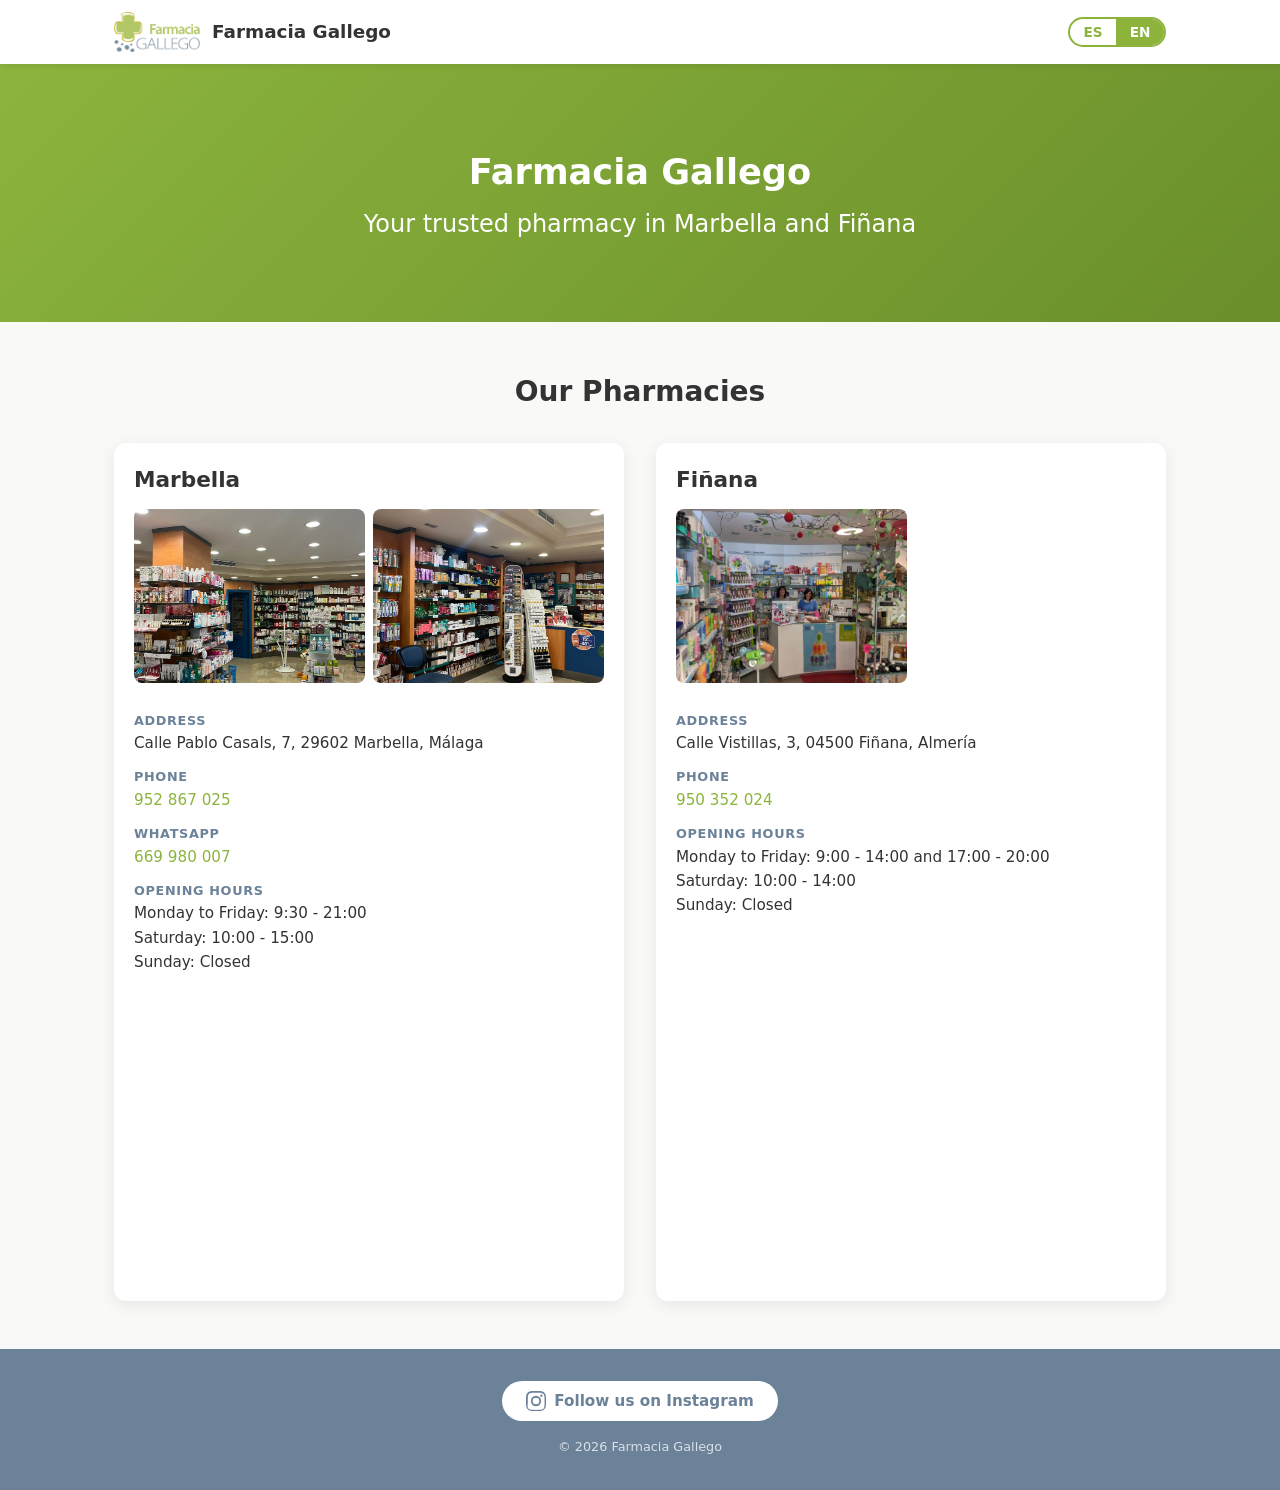
<file: index.html>
<!DOCTYPE html>
<html lang="es">
<head>
  <meta charset="UTF-8">
  <meta name="viewport" content="width=device-width, initial-scale=1.0">
  <title>Farmacia Gallego</title>

  <!-- Favicons -->
  <link rel="icon" type="image/png" sizes="32x32" href="images/logo-32x32.png">
  <link rel="icon" type="image/png" sizes="192x192" href="images/logo-192x192.png">

  <!-- Stylesheet -->
  <link rel="stylesheet" href="styles.css">

  <!-- SEO / OpenGraph -->
  <meta name="description" content="Farmacia Gallego - Tu farmacia de confianza en Marbella y Fiñana">
  <meta property="og:title" content="Farmacia Gallego">
  <meta property="og:description" content="Tu farmacia de confianza en Marbella y Fiñana">
  <meta property="og:image" content="https://farmaciagallego.es/images/logo.png">
  <meta property="og:image:width" content="400">
  <meta property="og:image:height" content="186">
  <meta property="og:type" content="website">
  <meta property="og:url" content="https://farmaciagallego.es/">
  <meta name="twitter:card" content="summary">
  <meta name="twitter:title" content="Farmacia Gallego">
  <meta name="twitter:description" content="Tu farmacia de confianza en Marbella y Fiñana">
  <meta name="twitter:image" content="https://farmaciagallego.es/images/logo.png">

  <!-- JSON-LD Structured Data -->
  <script type="application/ld+json">
  [
    {
      "@context": "https://schema.org",
      "@type": "Pharmacy",
      "name": "Farmacia Gallego Marbella",
      "address": {
        "@type": "PostalAddress",
        "streetAddress": "Calle Pablo Casals, 7",
        "addressLocality": "Marbella",
        "addressRegion": "Málaga",
        "postalCode": "29602",
        "addressCountry": "ES"
      },
      "telephone": "+34952867025",
      "url": "https://farmaciagallego.es",
      "sameAs": ["https://instagram.com/farmaciagallego"],
      "openingHoursSpecification": [
        {"@type": "OpeningHoursSpecification", "dayOfWeek": ["Monday","Tuesday","Wednesday","Thursday","Friday"], "opens": "09:30", "closes": "21:00"},
        {"@type": "OpeningHoursSpecification", "dayOfWeek": "Saturday", "opens": "10:00", "closes": "15:00"}
      ]
    },
    {
      "@context": "https://schema.org",
      "@type": "Pharmacy",
      "name": "Farmacia Gallego Fiñana",
      "address": {
        "@type": "PostalAddress",
        "streetAddress": "Calle Vistillas, 3",
        "addressLocality": "Fiñana",
        "addressRegion": "Almería",
        "postalCode": "04500",
        "addressCountry": "ES"
      },
      "telephone": "+34950352024",
      "url": "https://farmaciagallego.es",
      "openingHoursSpecification": [
        {"@type": "OpeningHoursSpecification", "dayOfWeek": ["Monday","Tuesday","Wednesday","Thursday","Friday"], "opens": "09:00", "closes": "14:00"},
        {"@type": "OpeningHoursSpecification", "dayOfWeek": ["Monday","Tuesday","Wednesday","Thursday","Friday"], "opens": "17:00", "closes": "20:00"},
        {"@type": "OpeningHoursSpecification", "dayOfWeek": "Saturday", "opens": "10:00", "closes": "14:00"}
      ]
    }
  ]
  </script>
</head>
<body>

  <!-- ===== HEADER / NAV ===== -->
  <header>
    <nav class="navbar">
      <div class="nav-brand">
        <img src="images/logo.png" alt="Farmacia Gallego logo" height="40">
        <span class="site-name">Farmacia Gallego</span>
      </div>
      <div class="lang-toggle">
        <button data-lang-toggle="es">ES</button>
        <button data-lang-toggle="en">EN</button>
      </div>
    </nav>
  </header>

  <!-- ===== HERO ===== -->
  <section class="hero">
    <h1>Farmacia Gallego</h1>
    <p class="lang-es">Tu farmacia de confianza en Marbella y Fiñana</p>
    <p class="lang-en">Your trusted pharmacy in Marbella and Fiñana</p>
  </section>

  <!-- ===== LOCATIONS ===== -->
  <main>
    <section class="locations">
      <h2 class="lang-es">Nuestras Farmacias</h2>
      <h2 class="lang-en">Our Pharmacies</h2>

      <div class="locations-grid">

        <!-- Marbella -->
        <div class="location-card">
          <h3>Marbella</h3>

          <div class="photos">
            <img src="images/marbella/interior1.jpg" alt="Farmacia Gallego Marbella interior 1">
            <img src="images/marbella/interior2.jpg" alt="Farmacia Gallego Marbella interior 2">
          </div>

          <dl class="contact-info">
            <dt class="lang-es">Direcci&oacute;n</dt>
            <dt class="lang-en">Address</dt>
            <dd>Calle Pablo Casals, 7, 29602 Marbella, M&aacute;laga</dd>

            <dt class="lang-es">Tel&eacute;fono</dt>
            <dt class="lang-en">Phone</dt>
            <dd><a href="tel:+34952867025">952 867 025</a></dd>

            <dt>WhatsApp</dt>
            <dd><a href="https://wa.me/34669980007" target="_blank" rel="noopener noreferrer">669 980 007</a></dd>

            <dt class="lang-es">Horario</dt>
            <dt class="lang-en">Opening Hours</dt>
            <dd class="hours">
              <span class="lang-es">Lunes a Viernes: 9:30 - 21:00</span>
              <span class="lang-en">Monday to Friday: 9:30 - 21:00</span>
              <br>
              <span class="lang-es">S&aacute;bados: 10:00 - 15:00</span>
              <span class="lang-en">Saturday: 10:00 - 15:00</span>
              <br>
              <span class="lang-es">Domingos: Cerrado</span>
              <span class="lang-en">Sunday: Closed</span>
            </dd>
          </dl>

          <div class="map-container">
            <iframe
              src="https://www.google.com/maps/embed?pb=!1m18!1m12!1m3!1d3294.559170499399!2d-4.896852024219716!3d36.50896908406233!2m3!1f0!2f0!3f0!3m2!1i1024!2i768!4f13.1!3m3!1m2!1s0xd7328001c926759%3A0x693bf7ba897ffbd4!2sFarmacia%20Gallego!5e1!3m2!1sen!2ses!4v1775146044136!5m2!1sen!2ses"
              width="600"
              height="450"
              style="border:0;"
              allowfullscreen=""
              loading="lazy"
              referrerpolicy="no-referrer-when-downgrade"
              title="Farmacia Gallego Marbella en Google Maps">
            </iframe>
          </div>
        </div>

        <!-- Finana -->
        <div class="location-card">
          <h3>Fi&ntilde;ana</h3>

          <div class="photos">
            <img src="images/finana/IMG_20191230_202409.jpg" alt="Farmacia Gallego Fiñana interior">
          </div>

          <dl class="contact-info">
            <dt class="lang-es">Direcci&oacute;n</dt>
            <dt class="lang-en">Address</dt>
            <dd>Calle Vistillas, 3, 04500 Fi&ntilde;ana, Almer&iacute;a</dd>

            <dt class="lang-es">Tel&eacute;fono</dt>
            <dt class="lang-en">Phone</dt>
            <dd><a href="tel:+34950352024">950 352 024</a></dd>

            <dt class="lang-es">Horario</dt>
            <dt class="lang-en">Opening Hours</dt>
            <dd class="hours">
              <span class="lang-es">Lunes a Viernes: 9:00 - 14:00 y 17:00 - 20:00</span>
              <span class="lang-en">Monday to Friday: 9:00 - 14:00 and 17:00 - 20:00</span>
              <br>
              <span class="lang-es">S&aacute;bados: 10:00 - 14:00</span>
              <span class="lang-en">Saturday: 10:00 - 14:00</span>
              <br>
              <span class="lang-es">Domingos: Cerrado</span>
              <span class="lang-en">Sunday: Closed</span>
            </dd>
          </dl>

          <div class="map-container">
            <iframe
              src="https://www.google.com/maps/embed?pb=!1m18!1m12!1m3!1d3266.1797289422375!2d-2.842056124192405!3d37.170596146733104!2m3!1f0!2f0!3f0!3m2!1i1024!2i768!4f13.1!3m3!1m2!1s0xd7023e711001a87%3A0x5b01820bafdaa5f!2sFarmacia%20Gallego%20Fi%C3%B1ana!5e1!3m2!1sen!2ses!4v1775146743984!5m2!1sen!2ses"
              width="600"
              height="450"
              style="border:0;"
              allowfullscreen=""
              loading="lazy"
              referrerpolicy="no-referrer-when-downgrade"
              title="Farmacia Gallego Fiñana en Google Maps">
            </iframe>
          </div>
        </div>

      </div><!-- /.locations-grid -->
    </section>
  </main>

  <!-- ===== FOOTER ===== -->
  <footer>
    <a href="https://instagram.com/farmaciagallego" target="_blank" rel="noopener noreferrer">
      <svg class="icon-instagram" width="20" height="20" viewBox="0 0 24 24" fill="currentColor" aria-hidden="true"><path d="M12 2.163c3.204 0 3.584.012 4.85.07 1.17.054 1.97.24 2.43.403a4.088 4.088 0 011.523.99 4.088 4.088 0 01.99 1.524c.163.46.349 1.26.403 2.43.058 1.265.07 1.645.07 4.849s-.012 3.584-.07 4.85c-.054 1.17-.24 1.97-.403 2.43a4.088 4.088 0 01-.99 1.523 4.088 4.088 0 01-1.524.99c-.46.163-1.26.349-2.43.403-1.265.058-1.645.07-4.849.07s-3.584-.012-4.85-.07c-1.17-.054-1.97-.24-2.43-.403a4.088 4.088 0 01-1.523-.99 4.088 4.088 0 01-.99-1.524c-.163-.46-.349-1.26-.403-2.43C2.175 15.584 2.163 15.204 2.163 12s.012-3.584.07-4.85c.054-1.17.24-1.97.403-2.43a4.088 4.088 0 01.99-1.523A4.088 4.088 0 015.15 2.636c.46-.163 1.26-.349 2.43-.403C8.845 2.175 9.225 2.163 12 2.163M12 0C8.741 0 8.333.014 7.053.072 5.775.131 4.902.333 4.14.63a5.882 5.882 0 00-2.126 1.384A5.882 5.882 0 00.63 4.14C.333 4.902.131 5.775.072 7.053.014 8.333 0 8.741 0 12s.014 3.668.072 4.948c.059 1.277.261 2.15.558 2.912a5.882 5.882 0 001.384 2.126 5.882 5.882 0 002.126 1.384c.762.297 1.635.499 2.913.558C8.333 23.986 8.741 24 12 24s3.668-.014 4.948-.072c1.277-.059 2.15-.261 2.912-.558a5.882 5.882 0 002.126-1.384 5.882 5.882 0 001.384-2.126c.297-.762.499-1.635.558-2.913C23.986 15.668 24 15.259 24 12s-.014-3.668-.072-4.948c-.059-1.277-.261-2.15-.558-2.912a5.882 5.882 0 00-1.384-2.126A5.882 5.882 0 0019.86.63C19.098.333 18.225.131 16.948.072 15.668.014 15.259 0 12 0zm0 5.838a6.162 6.162 0 100 12.324 6.162 6.162 0 000-12.324zM12 16a4 4 0 110-8 4 4 0 010 8zm6.406-11.845a1.44 1.44 0 100 2.881 1.44 1.44 0 000-2.881z"/></svg>
      <span class="lang-es">S&iacute;guenos en Instagram</span>
      <span class="lang-en">Follow us on Instagram</span>
    </a>
    <p class="copyright">&copy; 2026 Farmacia Gallego</p>
  </footer>

  <script src="script.js"></script>
</body>
</html>
</file>
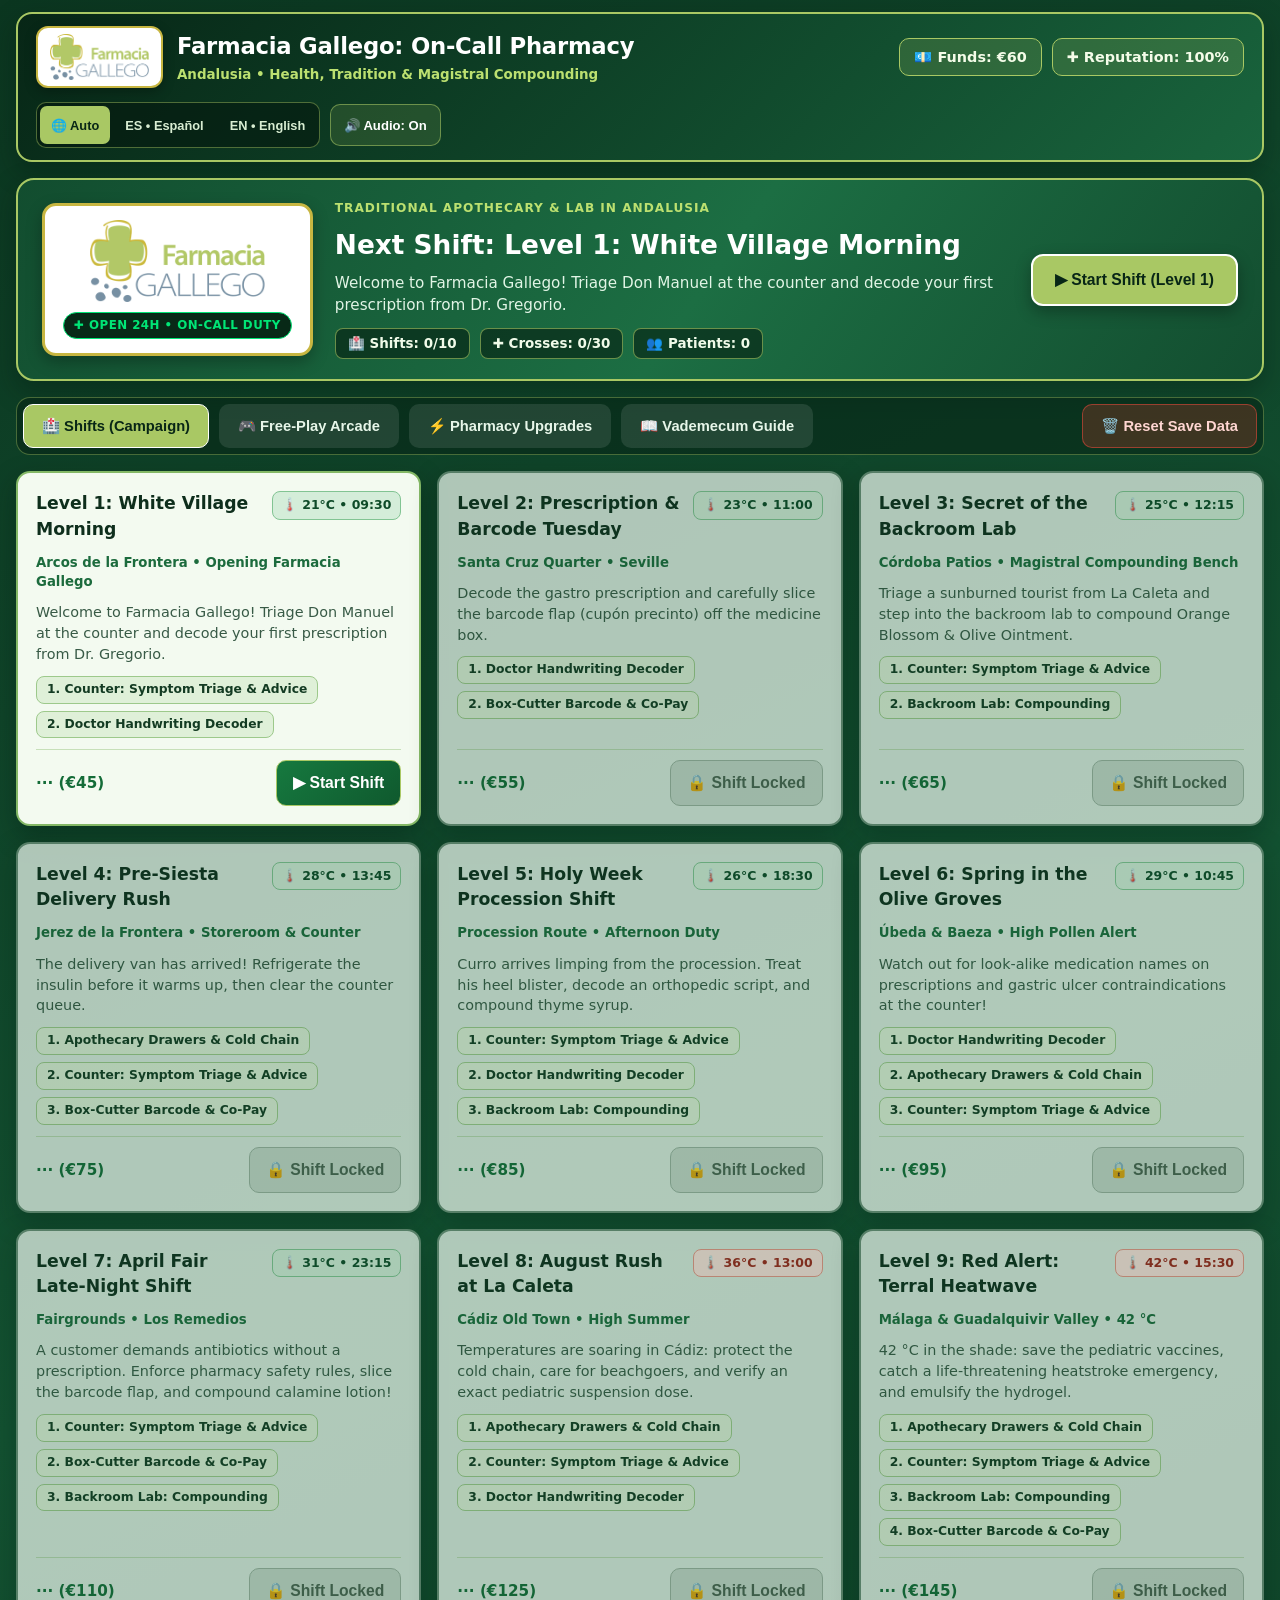
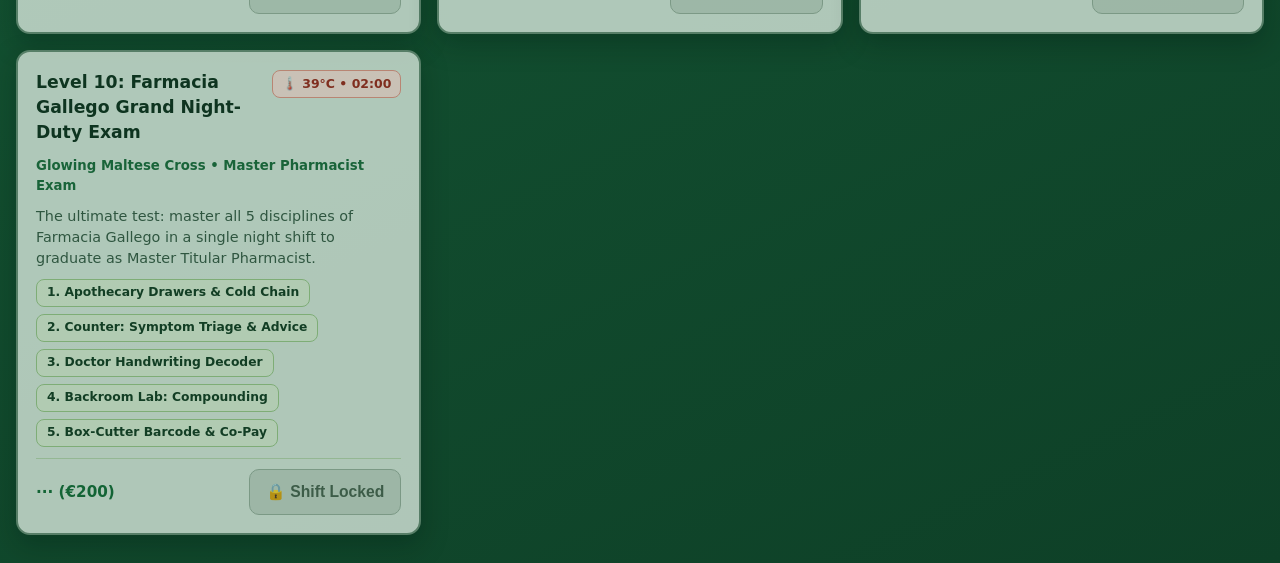
<file: juego/index.html>
<!doctype html>
<html lang="es">
  <head>
    <meta charset="UTF-8" />
    <meta
      http-equiv="Content-Security-Policy"
      content="default-src 'self'; script-src 'self'; style-src 'self'; img-src 'self' data:; font-src 'self'; object-src 'none'; base-uri 'self';"
    />
    <meta
      name="viewport"
      content="width=device-width, initial-scale=1.0, maximum-scale=5.0, viewport-fit=cover"
    />
    <meta
      name="description"
      content="Farmacia Gallego: Botica de Guardia — Juego interactivo bilingüe (ES/EN) ambientado en una farmacia de Andalucía con triaje en mostrador, recetas ilegibles, fórmulas magistrales en la rebotica, corte de cupón precinto y cadena de frío."
    />
    <link rel="icon" type="image/png" href="./farmacia-gallego-logo.png" />
    <title>Farmacia Gallego: Botica de Guardia</title>
    <script type="module" crossorigin src="./assets/index-DavRAC8o.js"></script>
    <link rel="stylesheet" crossorigin href="./assets/index-DyptI6UT.css">
  </head>
  <body>
    <main id="app-root" aria-label="Farmacia Gallego: Botica de Guardia"></main>
  </body>
</html>
</file>
<file: styles.css>
/* ============================================================
   Farmacia Gallego – styles.css
   ============================================================ */

/* ----------------------------------------------------------
   Reset & base
   ---------------------------------------------------------- */
*, *::before, *::after {
  box-sizing: border-box;
  margin: 0;
  padding: 0;
}

html {
  scroll-behavior: smooth;
}

body {
  font-family: 'Segoe UI', system-ui, -apple-system, sans-serif;
  color: #333333;
  background: #F9FAF7;
  line-height: 1.6;
}

img {
  display: block;
  max-width: 100%;
}

a {
  color: #8CB43D;
  text-decoration: none;
}

a:hover {
  color: #6A8F2B;
  text-decoration: underline;
}

/* ----------------------------------------------------------
   Header / Nav
   ---------------------------------------------------------- */
header {
  position: sticky;
  top: 0;
  z-index: 100;
  background: #ffffff;
  box-shadow: 0 2px 6px rgba(0, 0, 0, 0.08);
}

.navbar {
  display: flex;
  align-items: center;
  justify-content: space-between;
  max-width: 1100px;
  margin: 0 auto;
  padding: 0.75rem 1.5rem;
}

.nav-brand {
  display: flex;
  align-items: center;
  gap: 0.75rem;
}

.nav-brand img {
  height: 40px;
  width: auto;
}

.site-name {
  font-size: 1.15rem;
  font-weight: 600;
  color: #333333;
}

/* Language toggle – pill-shaped button pair */
.lang-toggle {
  display: flex;
  border-radius: 999px;
  overflow: hidden;
  border: 2px solid #8CB43D;
}

.lang-toggle button {
  background: transparent;
  border: none;
  cursor: pointer;
  padding: 0.3rem 0.85rem;
  font-family: inherit;
  font-size: 0.85rem;
  font-weight: 600;
  color: #8CB43D;
  transition: background 0.2s, color 0.2s;
}

.lang-toggle button:hover {
  background: #f0f7e0;
}

.lang-toggle button.active {
  background: #8CB43D;
  color: #ffffff;
}

/* ----------------------------------------------------------
   Hero
   ---------------------------------------------------------- */
.hero {
  background: linear-gradient(135deg, #8CB43D 0%, #6A8F2B 100%);
  color: #ffffff;
  text-align: center;
  padding: 80px 1.5rem;
}

.hero h1 {
  font-size: 2.2rem;
  margin-bottom: 0.5rem;
  font-weight: 700;
}

.hero p {
  font-size: 1.5rem;
  max-width: 600px;
  margin: 0 auto;
  line-height: 1.4;
}

/* ----------------------------------------------------------
   Locations section
   ---------------------------------------------------------- */
.locations {
  padding: 3rem 1.5rem;
  max-width: 1100px;
  margin: 0 auto;
}

.locations > h2 {
  font-size: 1.75rem;
  color: #333333;
  margin-bottom: 1.75rem;
  text-align: center;
}

.locations-grid {
  display: grid;
  grid-template-columns: 1fr 1fr;
  gap: 2rem;
}

/* Location card */
.location-card {
  background: #ffffff;
  border-radius: 12px;
  box-shadow: 0 4px 16px rgba(0, 0, 0, 0.08);
  overflow: hidden;
  display: flex;
  flex-direction: column;
}

.location-card h3 {
  font-size: 1.35rem;
  color: #333333;
  padding: 1.25rem 1.25rem 0.75rem;
}

/* Photo mini-grid */
.photos {
  display: grid;
  grid-template-columns: 1fr 1fr;
  gap: 0.5rem;
  padding: 0 1.25rem 1rem;
}

.photos img {
  width: 100%;
  aspect-ratio: 4 / 3;
  object-fit: cover;
  border-radius: 8px;
}

/* Contact info (dl / dt / dd) */
.contact-info {
  padding: 0 1.25rem 1.25rem;
}

.contact-info dt {
  font-weight: 600;
  font-size: 0.8rem;
  text-transform: uppercase;
  letter-spacing: 0.05em;
  color: #6B8299;
  margin-top: 0.75rem;
}

.contact-info dt:first-child {
  margin-top: 0;
}

.contact-info dd {
  margin-left: 0;
  font-size: 0.95rem;
  color: #333333;
}

.contact-info dd a {
  font-weight: 500;
}

/* Map container – responsive iframe */
.map-container {
  position: relative;
  padding-bottom: 56.25%;
  height: 0;
  overflow: hidden;
  border-radius: 8px;
  margin: 0 1.25rem 1.25rem;
}

.map-container iframe {
  position: absolute;
  top: 0;
  left: 0;
  width: 100%;
  height: 100%;
  border: 0;
}

/* ----------------------------------------------------------
   Footer
   ---------------------------------------------------------- */
footer {
  background: #6B8299;
  color: #ffffff;
  text-align: center;
  padding: 2rem 1.5rem;
  display: flex;
  flex-direction: column;
  align-items: center;
  gap: 1rem;
}

footer a {
  display: inline-flex;
  align-items: center;
  gap: 0.5rem;
  background: #ffffff;
  color: #6B8299;
  font-weight: 600;
  font-size: 0.95rem;
  padding: 0.5rem 1.5rem;
  border-radius: 999px;
  text-decoration: none;
  transition: background 0.2s, color 0.2s;
}

footer a:hover {
  background: #8CB43D;
  color: #ffffff;
}

.copyright {
  font-size: 0.8rem;
  color: rgba(255, 255, 255, 0.75);
}

/* ----------------------------------------------------------
   Language visibility (critical)
   ---------------------------------------------------------- */

/* Default: show Spanish, hide English */
.lang-en {
  display: none;
}

/* When html has lang="en": show English, hide Spanish */
html[lang="en"] .lang-en {
  display: revert;
}

html[lang="en"] .lang-es {
  display: none;
}

/* ----------------------------------------------------------
   Responsive – 768px (tablet / mobile)
   ---------------------------------------------------------- */
@media (max-width: 768px) {
  .locations-grid {
    grid-template-columns: 1fr;
  }

  .map-container {
    margin: 0 0 1.25rem;
    border-radius: 0;
  }

  .hero {
    padding: 50px 1.25rem;
  }

  .hero p {
    font-size: 1.25rem;
  }

  .navbar {
    padding: 0.75rem 1rem;
  }
}

/* ----------------------------------------------------------
   Responsive – 480px (small phones)
   ---------------------------------------------------------- */
@media (max-width: 480px) {
  body {
    font-size: 0.95rem;
  }

  .site-name {
    font-size: 1rem;
  }

  .hero p {
    font-size: 1.1rem;
  }

  .photos {
    grid-template-columns: 1fr;
  }

  .locations > h2 {
    font-size: 1.4rem;
  }

  .location-card h3 {
    font-size: 1.15rem;
  }
}
</file>
<file: juego/assets/index-DyptI6UT.css>
:root{--farmacia-bg-deep:#0b3620;--farmacia-bg-mid:#135232;--farmacia-bg-canopy:#1a6b41;--gallego-lime:#a9c864;--gallego-lime-bright:#bce070;--gallego-gold:#c7b641;--gallego-slate:#6f8695;--maltese-neon:#00e676;--card-mint:#f3faf0;--card-mint-locked:#dcebe0;--card-border-green:#84b866;--text-forest:#0e2e1c;--text-muted-green:#385a46;--terracotta-warm:#c85a32;--shadow-deep:0 10px 26px #04180e59}*,:before,:after{box-sizing:border-box}html,body{min-height:100vh;background:linear-gradient(155deg, var(--farmacia-bg-deep) 0%, var(--farmacia-bg-mid) 52%, #0e4027 100%);min-height:100dvh;color:var(--text-forest);-webkit-font-smoothing:antialiased;margin:0;padding:0;font-family:system-ui,-apple-system,Segoe UI,Roboto,Helvetica,Arial,sans-serif;line-height:1.45}#app-root{min-height:100vh;flex-direction:column;min-height:100dvh;display:flex}.farmacia-shell{width:100%;max-width:1360px;padding:12px 16px calc(28px + env(safe-area-inset-bottom,0px));flex-direction:column;gap:16px;margin:0 auto;display:flex}.azulejo-header{color:#fff;border:2px solid var(--gallego-lime);box-shadow:var(--shadow-deep);background:linear-gradient(135deg,#072616 0%,#114b2d 60%,#19643d 100%);border-radius:16px;flex-wrap:wrap;justify-content:space-between;align-items:center;gap:14px;padding:12px 18px;display:flex}.brand-wrap{align-items:center;gap:14px;display:flex}.brand-logo-card{border:2px solid var(--gallego-gold);background:#fff;border-radius:12px;flex-shrink:0;justify-content:center;align-items:center;padding:6px 12px;display:flex;box-shadow:0 4px 12px #00000040}.brand-logo-img{width:auto;height:46px;display:block}.brand-h1{color:#fff;letter-spacing:-.01em;margin:0;font-size:clamp(1.1rem,2.2vw,1.42rem)}.brand-sub{color:var(--gallego-lime-bright);margin:2px 0 0;font-size:.84rem;font-weight:600}.header-stats{flex-wrap:wrap;gap:10px;display:flex}.stat-pill{border:1.5px solid var(--gallego-lime);color:#f4fce8;background:#a9c8642e;border-radius:10px;padding:8px 14px;font-size:.9rem;font-weight:800}.header-actions{flex-wrap:wrap;align-items:center;gap:10px;display:flex}.lang-switcher{background:#05160d8c;border:1px solid #a9c86473;border-radius:10px;gap:4px;padding:3px;display:inline-flex}.lang-btn{color:#d8edd2;cursor:pointer;background:0 0;border:none;border-radius:7px;min-height:38px;padding:6px 11px;font-size:.8rem;font-weight:700;transition:background-color .15s,color .15s}.lang-btn:hover{background:#a9c86438}.lang-btn.active{background:var(--gallego-lime);color:#082616}.icon-action-btn{color:#fff;cursor:pointer;background:#a9c86426;border:1.5px solid #a9c8648c;border-radius:10px;min-height:42px;padding:6px 13px;font-size:.82rem;font-weight:700}.farmacia-hero-banner{border:2px solid var(--gallego-lime);box-shadow:var(--shadow-deep);color:#fff;background:linear-gradient(125deg,#124d2f 0%,#1c6e43 55%,#134e30 100%);border-radius:18px;grid-template-columns:auto 1fr auto;align-items:center;gap:22px;padding:20px 24px;display:grid}.hero-logo-panel{border:3px solid var(--gallego-gold);background:#fff;border-radius:14px;flex-direction:column;align-items:center;gap:10px;padding:14px 18px;display:flex;box-shadow:0 6px 16px #00000047}.hero-logo-img{width:175px;height:auto;display:block}.guardia-neon-pill{color:var(--maltese-neon);border:1.5px solid var(--maltese-neon);letter-spacing:.04em;background:#082917;border-radius:999px;padding:4px 10px;font-size:.74rem;font-weight:800}.hero-copy-col{flex-direction:column;gap:8px;display:flex}.hero-kicker{letter-spacing:.08em;color:var(--gallego-lime-bright);text-transform:uppercase;font-size:.76rem;font-weight:800}.hero-headline{color:#fff;margin:0;font-size:clamp(1.2rem,2.4vw,1.65rem)}.hero-desc{color:#e2f5e6;max-width:680px;margin:0;font-size:.95rem}.hero-metrics-row{flex-wrap:wrap;gap:10px;margin-top:4px;display:flex}.hero-metric-chip{color:#f0fbe9;background:#072415a6;border:1px solid #a9c86499;border-radius:8px;padding:5px 12px;font-size:.84rem;font-weight:700}.hero-cta-col{align-items:center;display:flex}.hero-cta-btn{background:var(--gallego-lime);color:#082616;cursor:pointer;border:2px solid #fff;border-radius:12px;min-height:52px;padding:12px 22px;font-size:.98rem;font-weight:900;transition:transform .14s,background-color .14s;box-shadow:0 6px 16px #0000004d}.hero-cta-btn:hover{background:var(--gallego-lime-bright);transform:translateY(-2px)}.feedback-banner{box-shadow:var(--shadow-deep);border-radius:12px;padding:12px 16px;font-size:.94rem;font-weight:700}.feedback-pass{color:#074721;background-color:#d8f8e3;border:2px solid #00c853}.feedback-fail{color:#7d1914;background-color:#fde8e6;border:2px solid #e74c3c}.hub-tabs-nav{background:#0724158c;border:1.5px solid #a9c86466;border-radius:14px;flex-wrap:wrap;gap:10px;padding:6px;display:flex}.hub-tab-btn{color:#e7f6e9;cursor:pointer;background:#ffffff1a;border:1.5px solid #0000;border-radius:10px;min-height:44px;padding:9px 18px;font-size:.92rem;font-weight:800;transition:transform .12s,background-color .12s}.hub-tab-btn:hover{background:#a9c86440}.hub-tab-btn.active{background:var(--gallego-lime);color:#082616;border-color:#fff}.reset-tab-btn{color:#ffd6d2;background:#c0392b47;border-color:#e74c3c8c;margin-inline-start:auto}.campaign-grid,.arcade-grid,.shop-grid,.vademecum-grid{grid-template-columns:repeat(auto-fill,minmax(315px,1fr));gap:16px;display:grid}.level-card,.arcade-card,.shop-card,.vademecum-card{background:var(--card-mint);border:2px solid var(--card-border-green);box-shadow:var(--shadow-deep);border-radius:14px;flex-direction:column;gap:11px;padding:18px;transition:transform .14s;display:flex}.level-card.unlocked:hover,.arcade-card:hover,.shop-card:hover{transform:translateY(-2px)}.level-card.locked{opacity:.78;background:var(--card-mint-locked);border-color:#6b8e78}.level-card-header{justify-content:space-between;align-items:flex-start;gap:10px;display:flex}.level-title{color:var(--text-forest);margin:0;font-size:1.08rem}.temp-badge{color:#0e4a28;white-space:nowrap;background:#d4edd9;border:1px solid #82c493;border-radius:8px;padding:4px 9px;font-size:.78rem;font-weight:800}.temp-badge.hot{color:#9e261b;background:#fde2dc;border-color:#e89587}.level-location{color:#1c6b3d;margin:0;font-size:.83rem;font-weight:700}.level-brief{color:var(--text-muted-green);margin:0;font-size:.9rem}.task-badges-row{flex-wrap:wrap;gap:7px;display:flex}.task-chip{color:#133b22;background:#dff0d8;border:1px solid #9dc98b;border-radius:8px;padding:4px 10px;font-size:.77rem;font-weight:700}.level-card-footer{border-top:1px solid #84b86666;justify-content:space-between;align-items:center;gap:10px;margin-top:auto;padding-top:10px;display:flex}.star-rating{color:#146c38;font-size:.95rem;font-weight:900}.upgrade-price{color:#146c38;margin:0;font-size:1.1rem;font-weight:900}.vademecum-title{color:#0d4525;margin:0;font-size:1.04rem}.vademecum-active,.vademecum-ind,.vademecum-contra{margin:0;font-size:.87rem}.shift-stage-wrapper{flex-direction:column;gap:14px;display:flex}.shift-status-bar{background:var(--card-mint);border:2px solid var(--gallego-lime);box-shadow:var(--shadow-deep);border-radius:12px;flex-wrap:wrap;justify-content:space-between;align-items:center;gap:10px;padding:12px 16px;display:flex}.shift-stage-title{color:var(--text-forest);font-size:1.02rem;font-weight:800}.shift-timer-badge{color:var(--maltese-neon);border:1.5px solid var(--maltese-neon);background:#092e1a;border-radius:8px;padding:6px 14px;font-family:monospace;font-size:1.08rem;font-weight:900}.shift-split-pane{grid-template-columns:minmax(0,1.35fr) minmax(320px,1fr);align-items:start;gap:16px;display:grid}.canvas-stage-container{border:3px solid var(--gallego-lime);width:100%;box-shadow:var(--shadow-deep);background:#092616;border-radius:14px;overflow:hidden}.farmacia-canvas{aspect-ratio:800/500;touch-action:none;-webkit-user-select:none;user-select:none;width:100%;height:auto;display:block}.minigame-control-panel{background:var(--card-mint);border:2px solid var(--gallego-lime);box-shadow:var(--shadow-deep);border-radius:14px;padding:16px}.controls-inner{flex-direction:column;gap:14px;display:flex}.patient-dialogue-card{background:#fff;border:2.5px solid #16793f;border-radius:12px;flex-direction:column;gap:10px;padding:14px 16px;display:flex;box-shadow:0 4px 12px #092e1a1f}.patient-card-header{justify-content:space-between;align-items:center;gap:8px;display:flex}.patient-card-name{color:#09351c;margin:0;font-size:1.18rem;line-height:1.3}.patient-card-sub{color:#2f5c41;margin:0;font-size:.95rem;font-weight:700}.patient-complaint-quote{color:#112a1c;background:#ecf8ee;border-inline-start:4px solid #16793f;border-radius:8px;margin:0;padding:10px 12px;font-size:1.1rem;font-weight:700;line-height:1.5}.patient-answers-list{flex-direction:column;gap:8px;display:flex}.patient-answer-item{color:#0b4624;background:#dff3e4;border:1.5px solid #7fc291;border-radius:8px;padding:9px 12px;font-size:1.02rem;font-weight:700;line-height:1.45}.panel-section-title{color:var(--text-forest);margin:4px 0 0;font-size:1.04rem}.control-hint{color:var(--text-muted-green);margin:0;font-size:.96rem;font-weight:600}.button-chip-grid,.arcade-btn-row{flex-wrap:wrap;gap:8px;display:flex}.choice-list{flex-direction:column;gap:8px;display:flex}.primary-btn,.secondary-btn,.disabled-btn,.owned-btn,.danger-btn,.chip-btn,.choice-btn{cursor:pointer;text-align:start;border-radius:10px;justify-content:center;align-items:center;min-height:46px;padding:11px 16px;font-size:.98rem;font-weight:800;line-height:1.4;transition:background-color .12s,transform .1s;display:inline-flex}.choice-btn{color:var(--text-forest);background:#fff;border:1.5px solid #9bc488;justify-content:flex-start}.choice-btn.selected{color:#072e17;background:#d4f2db;border-color:#146c38}.chip-btn{color:var(--text-forest);background:#e1f2dc;border:1.5px solid #8bbd75}.chip-btn.active{color:#fff;background:#146c38;border-color:#0b3d1f}.primary-btn{border:1.5px solid var(--gallego-lime);color:#fff;background:linear-gradient(135deg,#16793f 0%,#0f592e 100%)}.primary-btn:hover{background:linear-gradient(135deg,#1c914c 0%,#146e39 100%)}.secondary-btn{color:var(--text-forest);background:#e3f0e5;border:1.5px solid #7ea887}.danger-btn{color:#fff;background:#c0392b;border:none}.disabled-btn,.owned-btn{color:#4a6351;cursor:not-allowed;background:#c5d6c9;border:1px solid #9ab09f}.full-width-btn{width:100%;margin-top:6px}.summary-card{background:var(--card-mint);border:3px solid var(--gallego-lime);box-shadow:var(--shadow-deep);border-radius:16px;flex-direction:column;gap:12px;padding:24px;display:flex}.summary-outcomes-list{flex-direction:column;gap:8px;display:flex}.outcome-row{border-radius:9px;padding:10px 14px;font-size:.92rem;font-weight:700}.outcome-row.passed{color:#0b4a24;background:#d8f8e3}.outcome-row.failed{color:#78281f;background:#fdedec}.summary-btn-row,.modal-btn-row{flex-wrap:wrap;gap:10px;display:flex}.modal-overlay{z-index:100;background:#061c10b8;justify-content:center;align-items:center;padding:16px;display:flex;position:fixed;inset:0}.modal-dialog{background:var(--card-mint);border:2px solid var(--gallego-lime);width:100%;max-width:420px;box-shadow:var(--shadow-deep);border-radius:14px;padding:22px}@media (max-width:900px){.farmacia-hero-banner{text-align:center;grid-template-columns:1fr;justify-items:center}.hero-metrics-row{justify-content:center}.shift-split-pane{grid-template-columns:1fr}.azulejo-header{padding:10px 12px}.reset-tab-btn{margin-inline-start:0}}@media (max-width:520px){.farmacia-shell{padding:8px 8px calc(18px + env(safe-area-inset-bottom,0px))}.patient-card-name{font-size:1.22rem}.patient-complaint-quote{padding:12px 14px;font-size:1.15rem;line-height:1.52}.patient-answer-item{padding:10px 13px;font-size:1.06rem;line-height:1.48}.choice-btn,.chip-btn{padding:12px 14px;font-size:1rem}.campaign-grid,.arcade-grid,.shop-grid,.vademecum-grid{grid-template-columns:1fr}}
</file>
